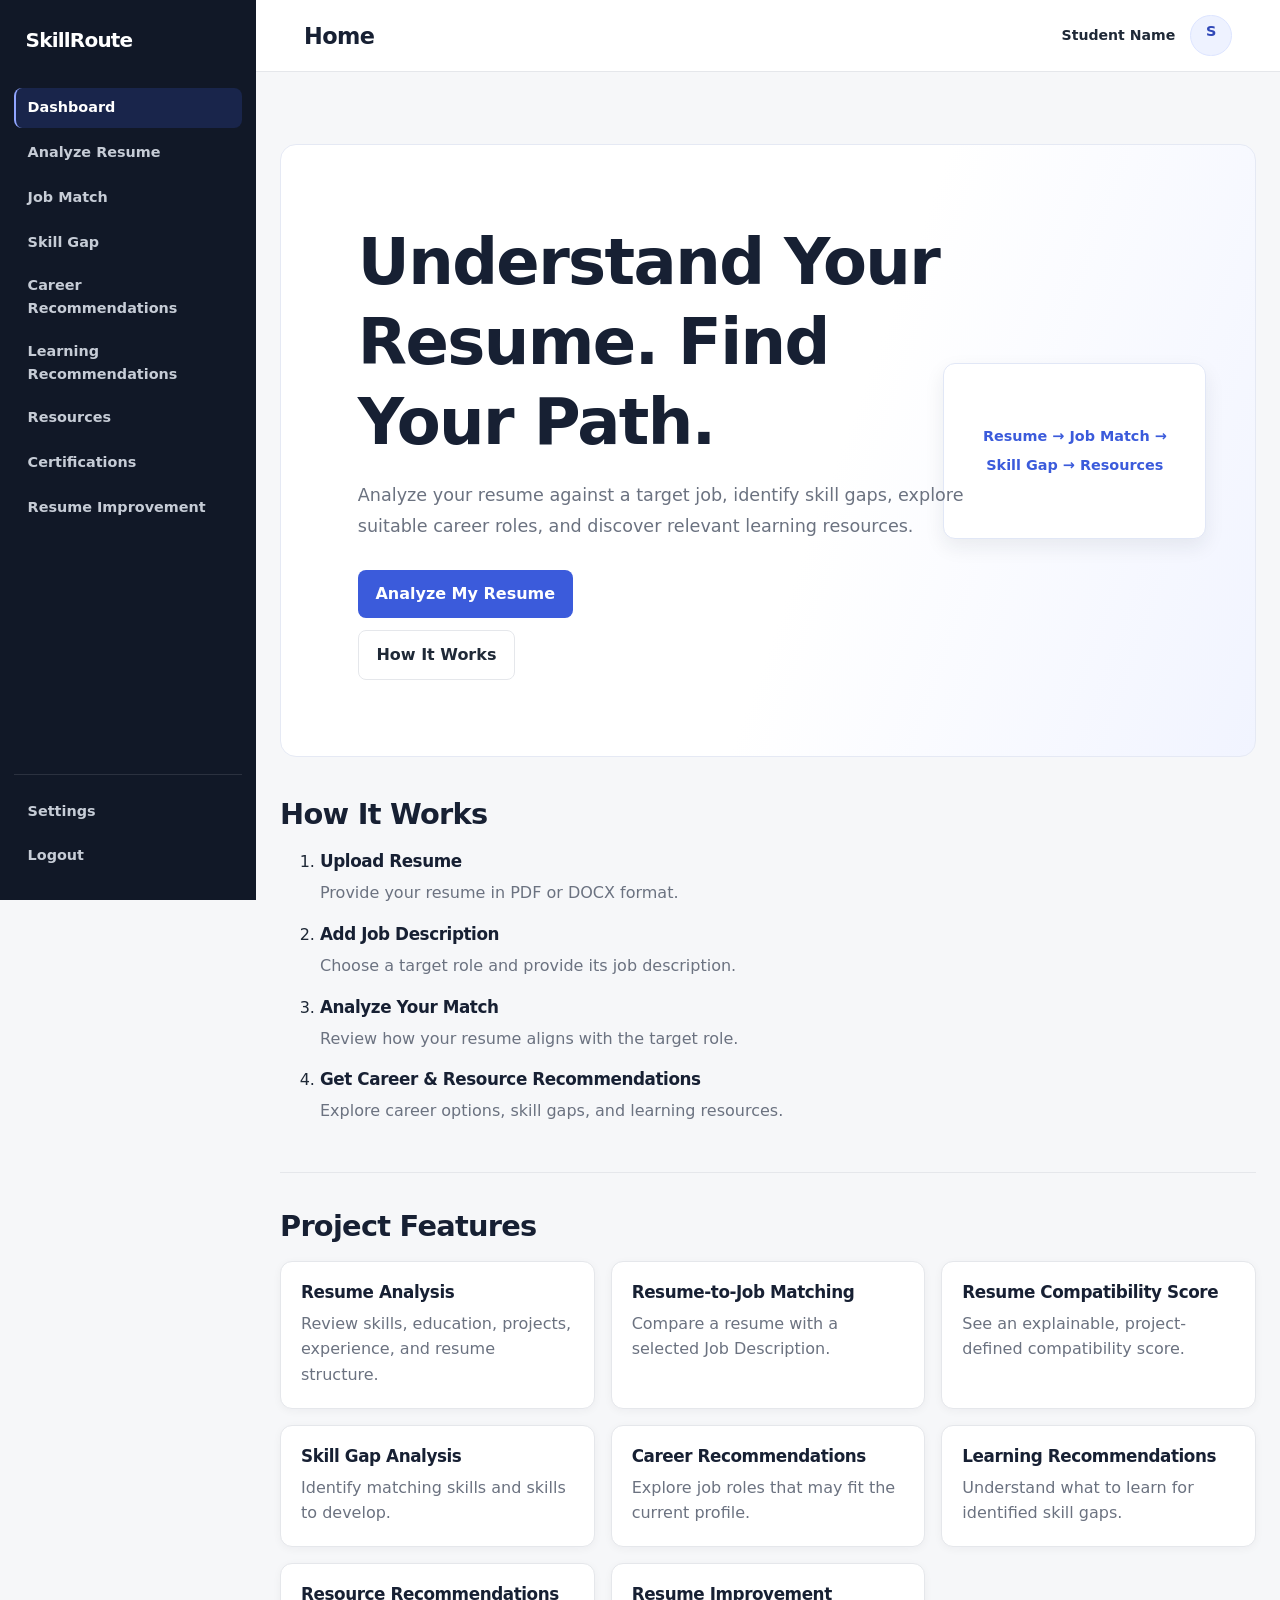
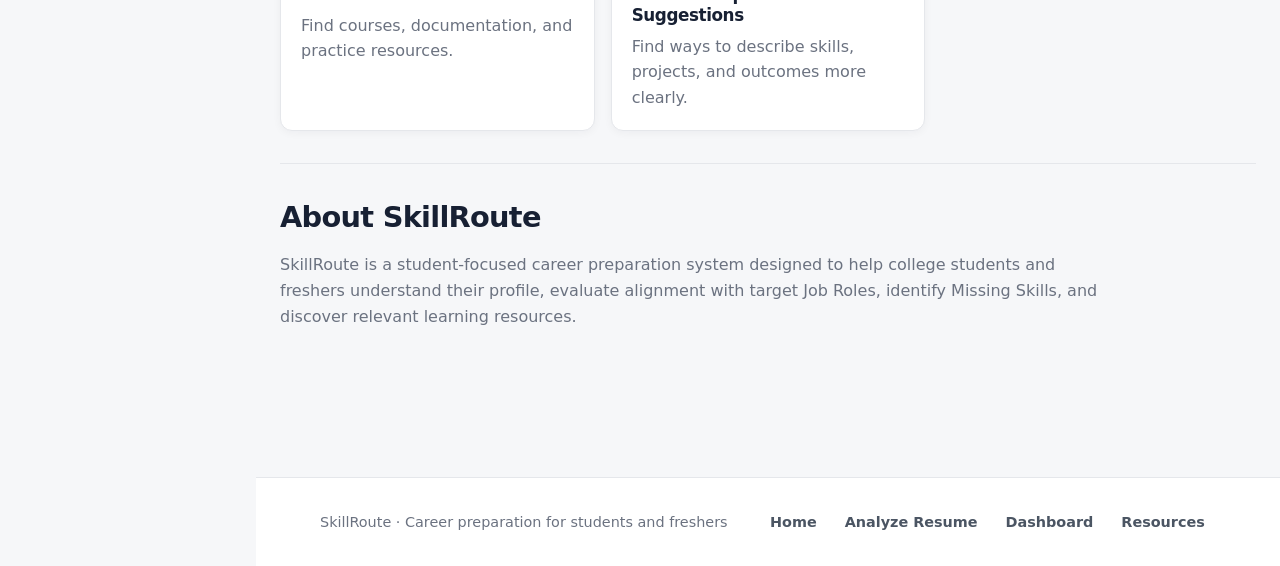
<file: index.html>
<!DOCTYPE html>
<html lang="en">
<head>
  <meta charset="UTF-8">
  <meta name="viewport" content="width=device-width, initial-scale=1.0">
  <title>SkillRoute | Career Readiness</title>
  <link rel="stylesheet" href="style.css">
</head>
<body>
  <div class="dashboard-layout">
    <aside class="sidebar">
      <a class="brand" href="index.html">SkillRoute</a>
      <nav aria-label="Main navigation">
        <ul>
          <li><a class="sidebar-link active" href="dashboard.html" aria-current="page">Dashboard</a></li>
          <li><a class="sidebar-link" href="analyze.html">Analyze Resume</a></li>
          <li><a class="sidebar-link" href="dashboard.html#job-match">Job Match</a></li>
          <li><a class="sidebar-link" href="dashboard.html#skill-gap">Skill Gap</a></li>
          <li><a class="sidebar-link" href="dashboard.html#career-recommendations">Career Recommendations</a></li>
          <li><a class="sidebar-link" href="dashboard.html#learning-recommendations">Learning Recommendations</a></li>
          <li><a class="sidebar-link" href="resources.html">Resources</a></li>
          <li><a class="sidebar-link" href="dashboard.html#certifications">Certifications</a></li>
          <li><a class="sidebar-link" href="dashboard.html#resume-improvement">Resume Improvement</a></li>
        </ul>
      </nav>
      <nav class="sidebar-footer" aria-label="Account navigation">
        <ul>
          <li><a class="sidebar-link" href="#settings">Settings</a></li>
          <li><a class="sidebar-link" href="index.html">Logout</a></li>
        </ul>
      </nav>
    </aside>
    <div class="dashboard-content">
      <header class="header">
        <h1>Home</h1>
        <div class="profile"><span>Student Name</span><button type="button" aria-label="Open profile menu">Profile</button></div>
      </header>
      <main>
        <section class="hero">
          <h1>Understand Your Resume. Find Your Path.</h1>
          <p>Analyze your resume against a target job, identify skill gaps, explore suitable career roles, and discover relevant learning resources.</p>
          <a href="analyze.html">Analyze My Resume</a>
          <a href="#how-it-works">How It Works</a>
        </section>
        <section id="how-it-works" class="section">
          <h2>How It Works</h2>
          <ol>
            <li><h3>Upload Resume</h3><p>Provide your resume in PDF or DOCX format.</p></li>
            <li><h3>Add Job Description</h3><p>Choose a target role and provide its job description.</p></li>
            <li><h3>Analyze Your Match</h3><p>Review how your resume aligns with the target role.</p></li>
            <li><h3>Get Career &amp; Resource Recommendations</h3><p>Explore career options, skill gaps, and learning resources.</p></li>
          </ol>
        </section>
        <section class="section" aria-labelledby="features-heading">
          <h2 id="features-heading">Project Features</h2>
          <div class="card-list">
            <article class="card"><h3>Resume Analysis</h3><p>Review skills, education, projects, experience, and resume structure.</p></article>
            <article class="card"><h3>Resume-to-Job Matching</h3><p>Compare a resume with a selected Job Description.</p></article>
            <article class="card"><h3>Resume Compatibility Score</h3><p>See an explainable, project-defined compatibility score.</p></article>
            <article class="card"><h3>Skill Gap Analysis</h3><p>Identify matching skills and skills to develop.</p></article>
            <article class="card"><h3>Career Recommendations</h3><p>Explore job roles that may fit the current profile.</p></article>
            <article class="card"><h3>Learning Recommendations</h3><p>Understand what to learn for identified skill gaps.</p></article>
            <article class="card"><h3>Resource Recommendations</h3><p>Find courses, documentation, and practice resources.</p></article>
            <article class="card"><h3>Resume Improvement Suggestions</h3><p>Find ways to describe skills, projects, and outcomes more clearly.</p></article>
          </div>
        </section>
        <section id="about" class="section">
          <h2>About SkillRoute</h2>
          <p>SkillRoute is a student-focused career preparation system designed to help college students and freshers understand their profile, evaluate alignment with target Job Roles, identify Missing Skills, and discover relevant learning resources.</p>
        </section>
      </main>
      <footer class="footer">
        <p>SkillRoute · Career preparation for students and freshers</p>
        <nav aria-label="Footer navigation">
          <a href="index.html">Home</a>
          <a href="analyze.html">Analyze Resume</a>
          <a href="dashboard.html">Dashboard</a>
          <a href="resources.html">Resources</a>
        </nav>
      </footer>
    </div>
  </div>
</body>
</html>
</file>
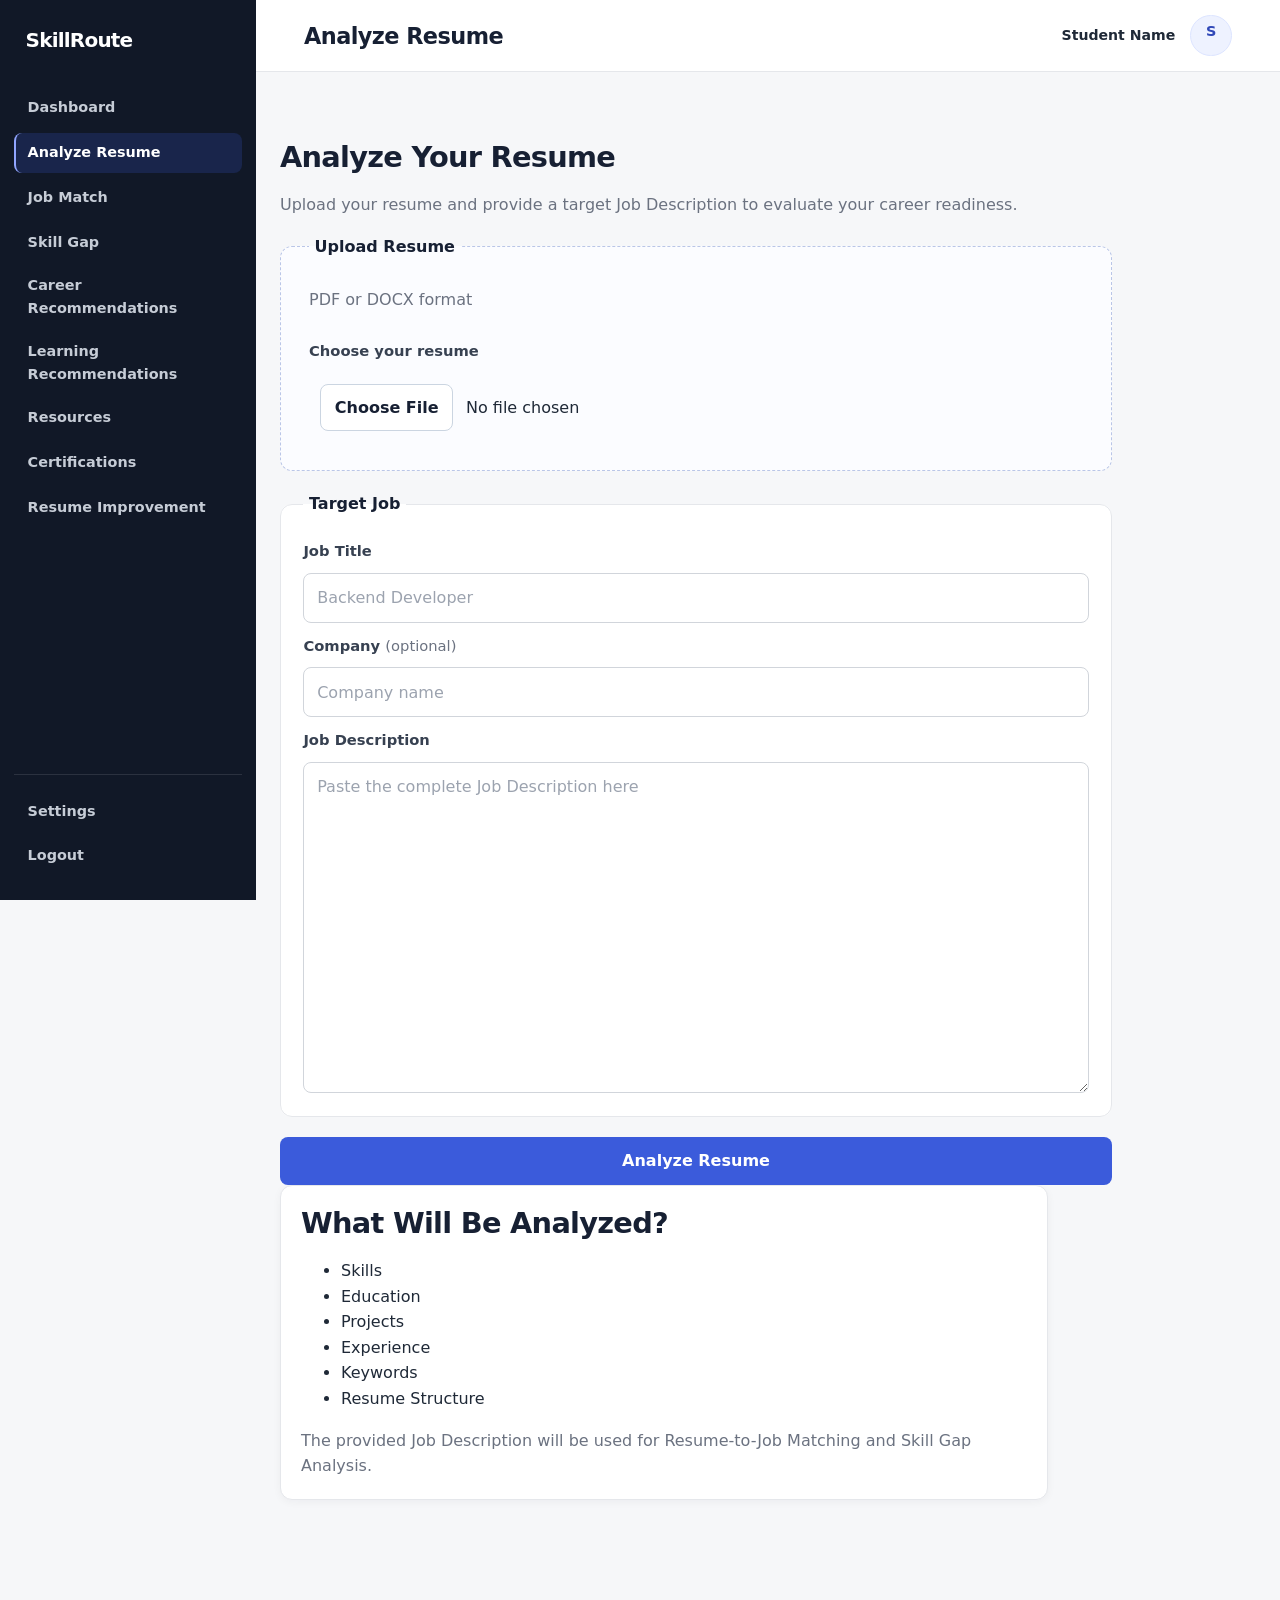
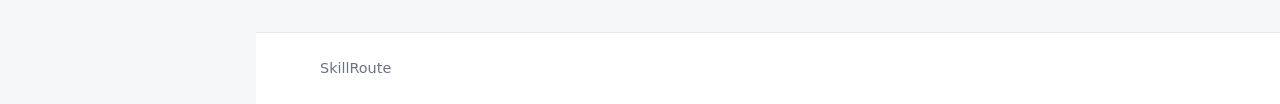
<file: analyze.html>
<!DOCTYPE html>
<html lang="en">
<head>
  <meta charset="UTF-8">
  <meta name="viewport" content="width=device-width, initial-scale=1.0">
  <title>Analyze Your Resume | SkillRoute</title>
  <link rel="stylesheet" href="style.css">
</head>
<body>
  <div class="dashboard-layout">
    <aside class="sidebar">
      <a class="brand" href="index.html">SkillRoute</a>
      <nav aria-label="Main navigation">
        <ul>
          <li><a class="sidebar-link" href="dashboard.html">Dashboard</a></li>
          <li><a class="sidebar-link active" href="analyze.html" aria-current="page">Analyze Resume</a></li>
          <li><a class="sidebar-link" href="dashboard.html#job-match">Job Match</a></li>
          <li><a class="sidebar-link" href="dashboard.html#skill-gap">Skill Gap</a></li>
          <li><a class="sidebar-link" href="dashboard.html#career-recommendations">Career Recommendations</a></li>
          <li><a class="sidebar-link" href="dashboard.html#learning-recommendations">Learning Recommendations</a></li>
          <li><a class="sidebar-link" href="resources.html">Resources</a></li>
          <li><a class="sidebar-link" href="dashboard.html#certifications">Certifications</a></li>
          <li><a class="sidebar-link" href="dashboard.html#resume-improvement">Resume Improvement</a></li>
        </ul>
      </nav>
      <nav class="sidebar-footer" aria-label="Account navigation">
        <ul>
          <li><a class="sidebar-link" href="#settings">Settings</a></li>
          <li><a class="sidebar-link" href="index.html">Logout</a></li>
        </ul>
      </nav>
    </aside>
    <div class="dashboard-content">
      <header class="header">
        <h1>Analyze Resume</h1>
        <div class="profile"><span>Student Name</span><button type="button" aria-label="Open profile menu">Profile</button></div>
      </header>
      <main class="container">
        <section class="section">
          <h2>Analyze Your Resume</h2>
          <p>Upload your resume and provide a target Job Description to evaluate your career readiness.</p>
          <form class="job-form" action="#" method="post" enctype="multipart/form-data">
            <fieldset class="upload-box">
              <legend>Upload Resume</legend>
              <p>PDF or DOCX format</p>
              <label for="resume">Choose your resume</label>
              <input type="file" id="resume" name="resume" accept=".pdf,.doc,.docx">
            </fieldset>
            <fieldset>
              <legend>Target Job</legend>
              <label for="job-title">Job Title</label>
              <input type="text" id="job-title" name="job-title" placeholder="Backend Developer">
              <label for="company">Company <span>(optional)</span></label>
              <input type="text" id="company" name="company" placeholder="Company name">
              <label for="job-description">Job Description</label>
              <textarea id="job-description" name="job-description" rows="12" placeholder="Paste the complete Job Description here"></textarea>
            </fieldset>
            <button type="submit">Analyze Resume</button>
          </form>
          <aside class="card">
            <h2>What Will Be Analyzed?</h2>
            <ul>
              <li>Skills</li><li>Education</li><li>Projects</li><li>Experience</li><li>Keywords</li><li>Resume Structure</li>
            </ul>
            <p>The provided Job Description will be used for Resume-to-Job Matching and Skill Gap Analysis.</p>
          </aside>
        </section>
      </main>
      <footer class="footer"><p>SkillRoute</p></footer>
    </div>
  </div>
</body>
</html>
</file>
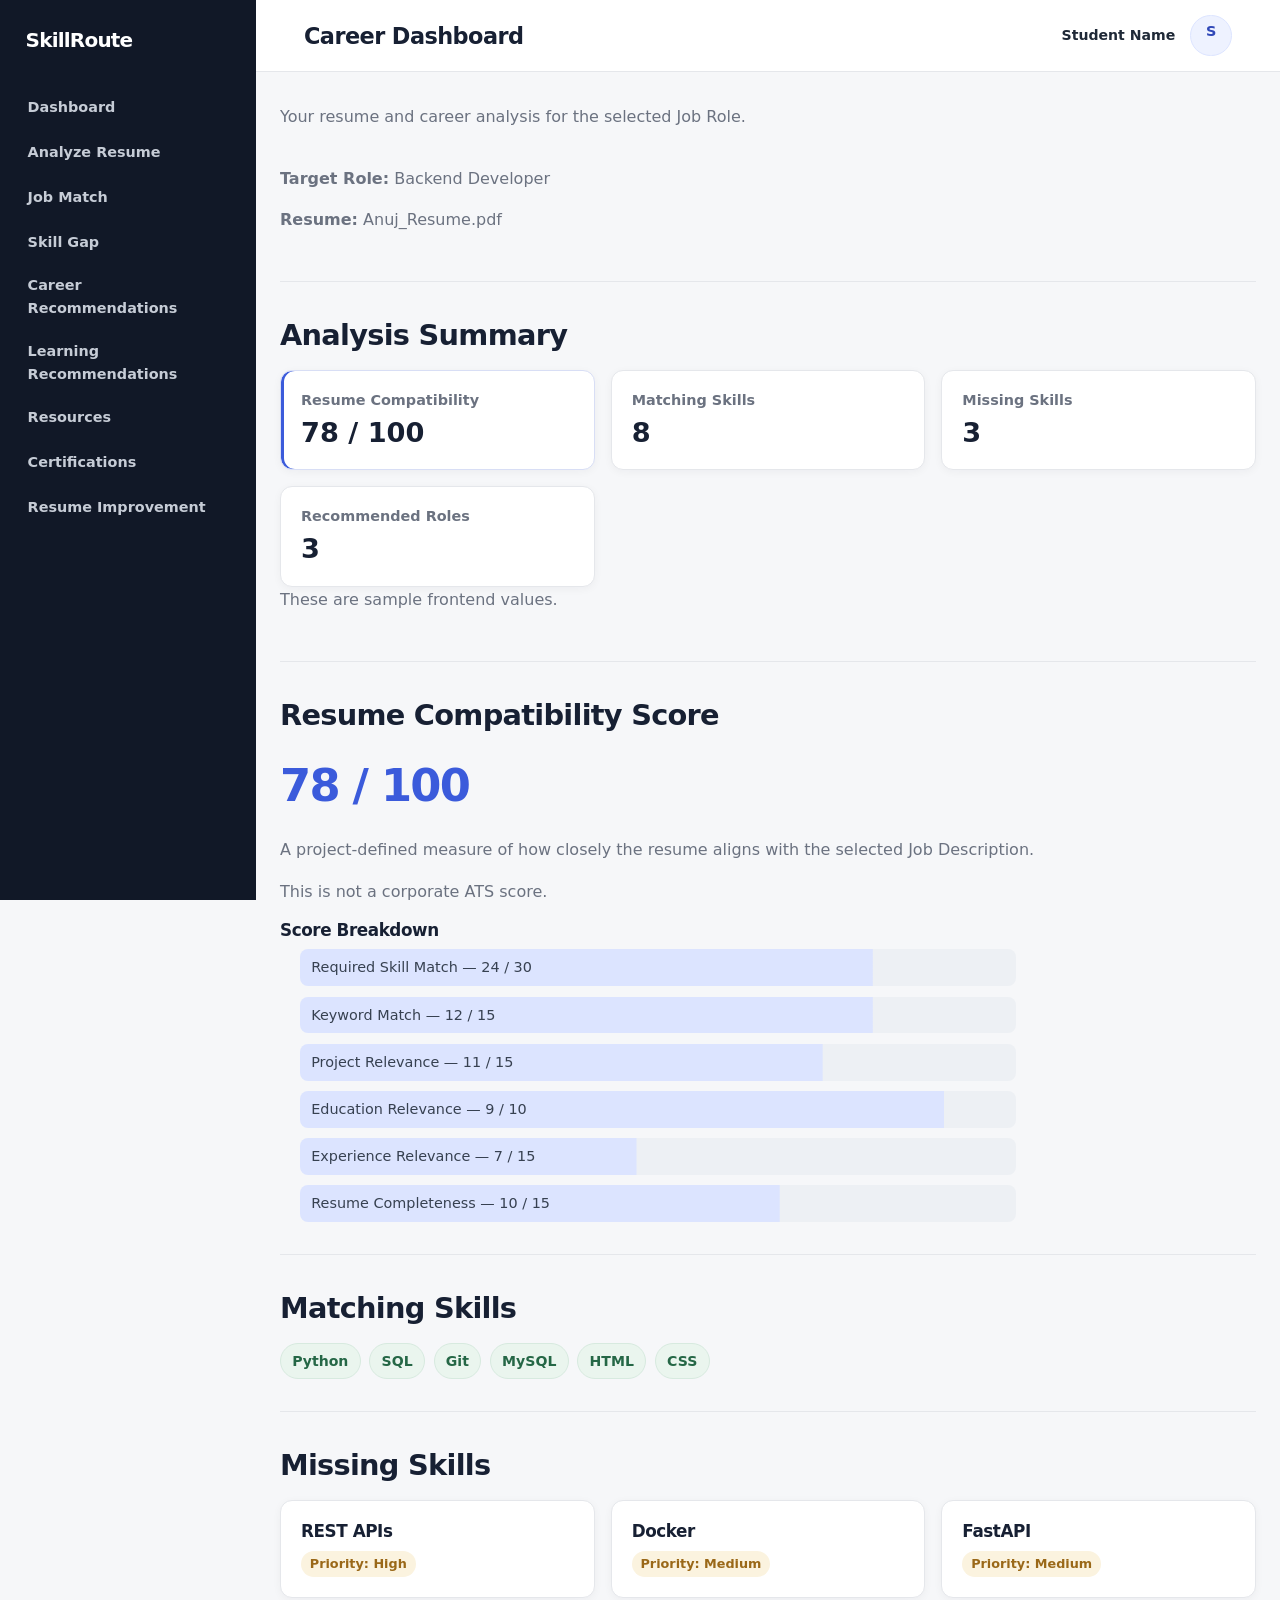
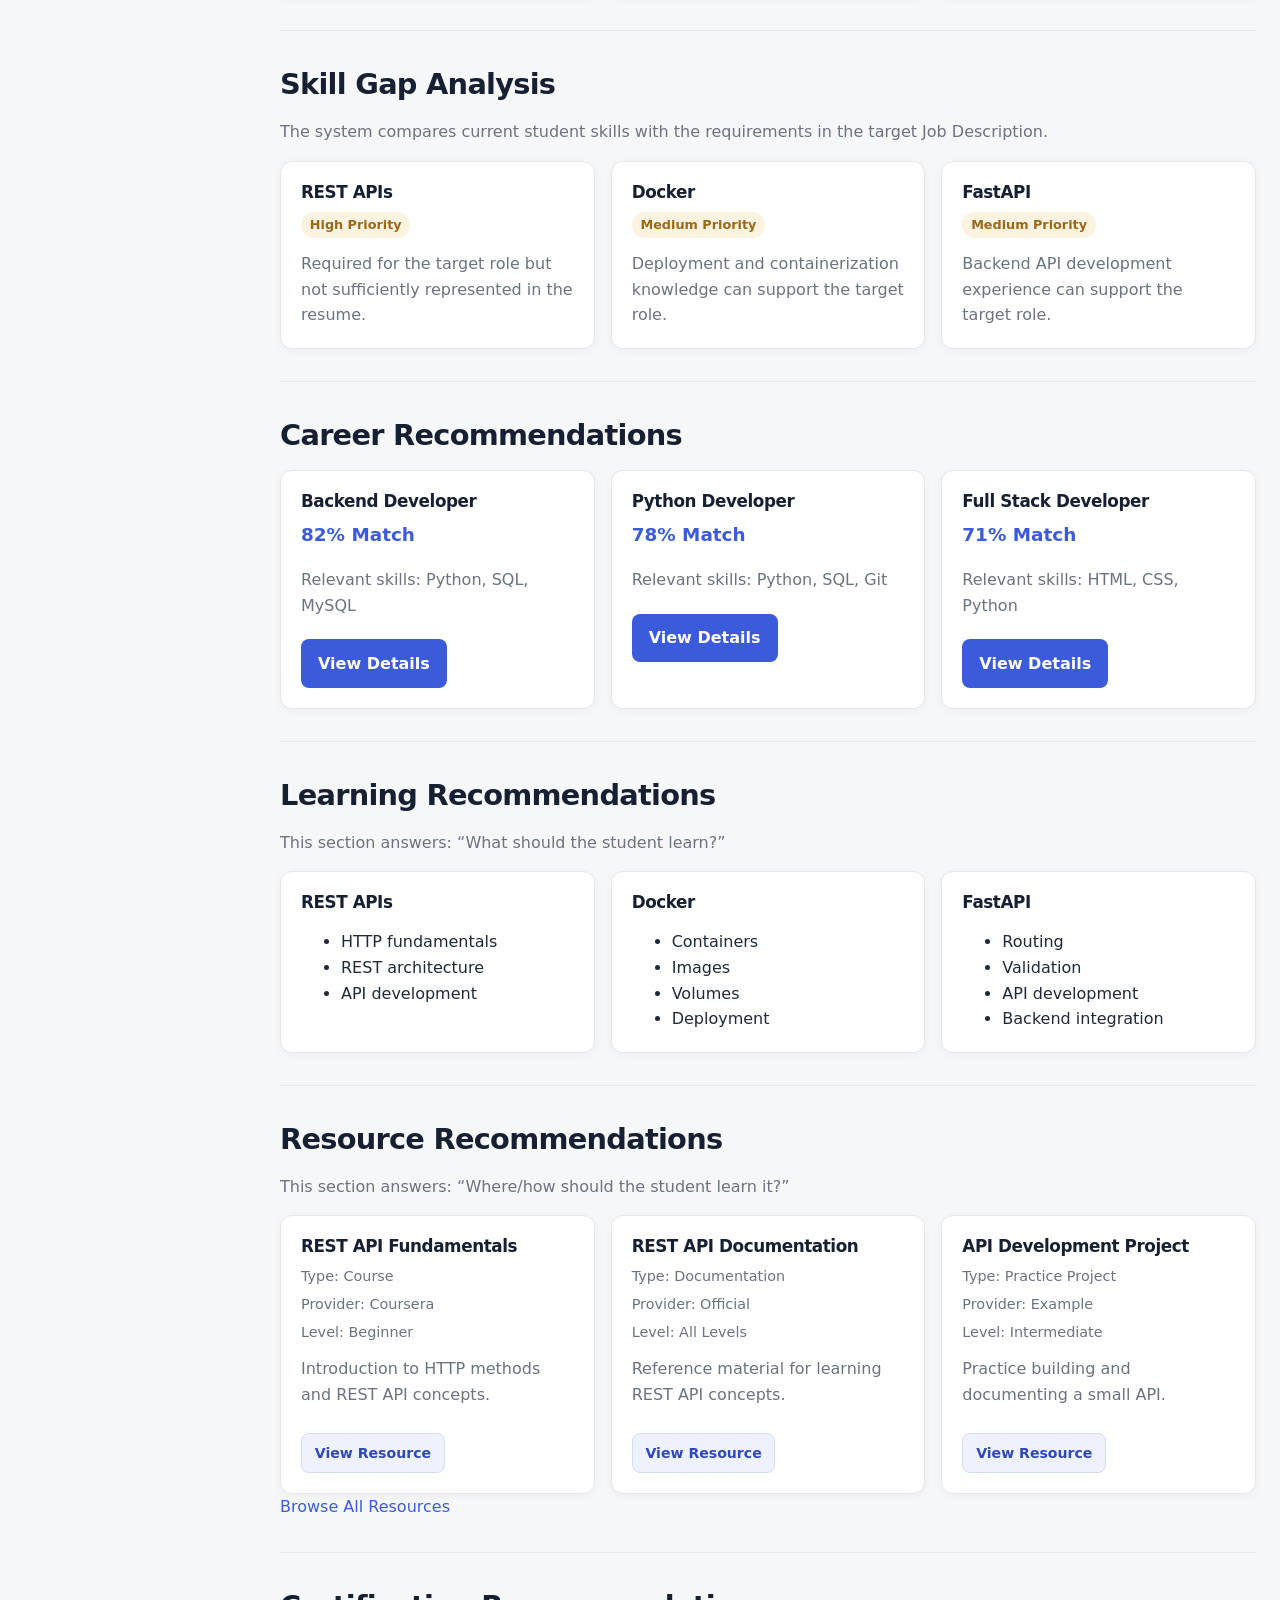
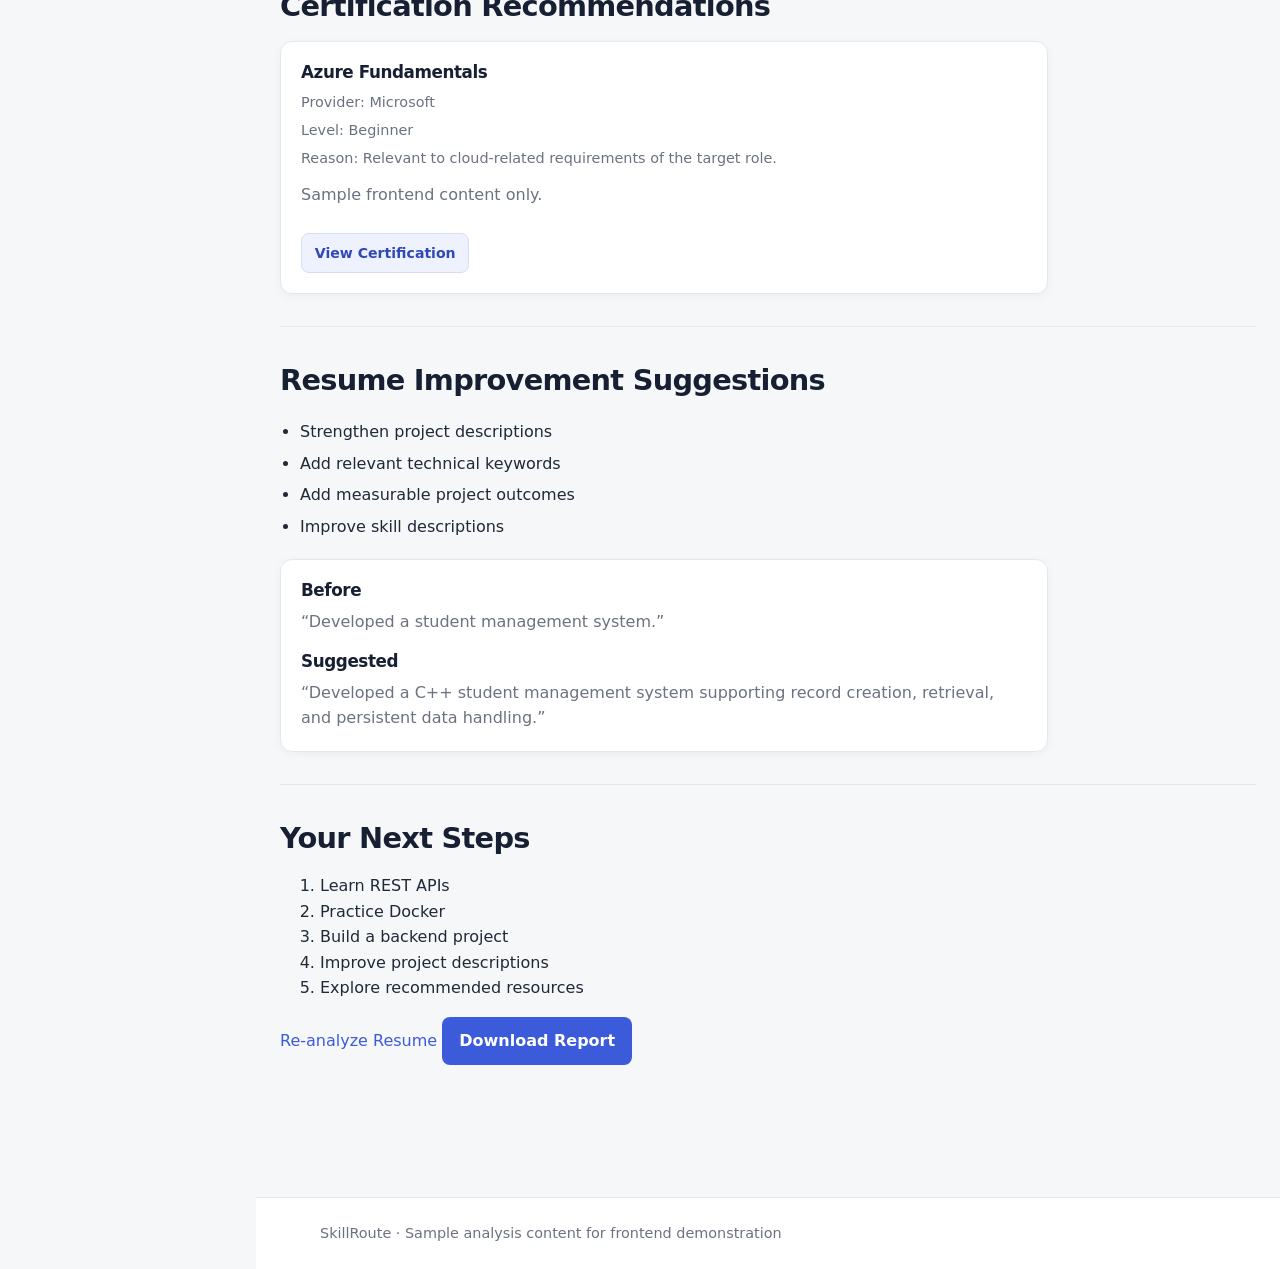
<file: dashboard.html>
<!DOCTYPE html>
<html lang="en">
<head>
  <meta charset="UTF-8">
  <meta name="viewport" content="width=device-width, initial-scale=1.0">
  <title>Career Dashboard | SkillRoute</title>
  <link rel="stylesheet" href="style.css">
</head>
<body>
  <div class="dashboard-layout">
    <aside class="sidebar">
      <a class="brand" href="index.html">SkillRoute</a>
      <nav aria-label="Dashboard navigation">
        <ul>
          <li><a href="#dashboard">Dashboard</a></li>
          <li><a href="analyze.html">Analyze Resume</a></li>
          <li><a href="#job-match">Job Match</a></li>
          <li><a href="#skill-gap">Skill Gap</a></li>
          <li><a href="#career-recommendations">Career Recommendations</a></li>
          <li><a href="#learning-recommendations">Learning Recommendations</a></li>
          <li><a href="#resource-recommendations">Resources</a></li>
          <li><a href="#certifications">Certifications</a></li>
          <li><a href="#resume-improvement">Resume Improvement</a></li>
        </ul>
      </nav>
    </aside>
    <div class="dashboard-content">
      <header class="header">
        <h1>Career Dashboard</h1>
        <div class="profile"><span>Student Name</span><button type="button" aria-label="Open profile menu">Profile</button></div>
      </header>
      <main id="dashboard" class="container">
        <p>Your resume and career analysis for the selected Job Role.</p>
        <section class="section" aria-label="Selected job and resume">
          <p><strong>Target Role:</strong> Backend Developer</p>
          <p><strong>Resume:</strong> Anuj_Resume.pdf</p>
        </section>

        <section id="job-match" class="section">
          <h2>Analysis Summary</h2>
          <div class="card-list">
            <article class="score-card"><h3>Resume Compatibility</h3><p>78 / 100</p></article>
            <article class="score-card"><h3>Matching Skills</h3><p>8</p></article>
            <article class="score-card"><h3>Missing Skills</h3><p>3</p></article>
            <article class="score-card"><h3>Recommended Roles</h3><p>3</p></article>
          </div>
          <p>These are sample frontend values.</p>
        </section>

        <section class="section" aria-labelledby="score-heading">
          <h2 id="score-heading">Resume Compatibility Score</h2>
          <p><strong>78 / 100</strong></p>
          <p>A project-defined measure of how closely the resume aligns with the selected Job Description.</p>
          <p>This is not a corporate ATS score.</p>
          <h3>Score Breakdown</h3>
          <ul>
            <li>Required Skill Match — 24 / 30</li>
            <li>Keyword Match — 12 / 15</li>
            <li>Project Relevance — 11 / 15</li>
            <li>Education Relevance — 9 / 10</li>
            <li>Experience Relevance — 7 / 15</li>
            <li>Resume Completeness — 10 / 15</li>
          </ul>
        </section>

        <section class="section" aria-labelledby="matching-heading">
          <h2 id="matching-heading">Matching Skills</h2>
          <ul class="skill-list"><li>Python</li><li>SQL</li><li>Git</li><li>MySQL</li><li>HTML</li><li>CSS</li></ul>
        </section>

        <section class="section" aria-labelledby="missing-heading">
          <h2 id="missing-heading">Missing Skills</h2>
          <div class="card-list">
            <article class="skill-card"><h3>REST APIs</h3><p>Priority: High</p></article>
            <article class="skill-card"><h3>Docker</h3><p>Priority: Medium</p></article>
            <article class="skill-card"><h3>FastAPI</h3><p>Priority: Medium</p></article>
          </div>
        </section>

        <section id="skill-gap" class="section">
          <h2>Skill Gap Analysis</h2>
          <p>The system compares current student skills with the requirements in the target Job Description.</p>
          <div class="card-list">
            <article class="skill-card"><h3>REST APIs</h3><p>High Priority</p><p>Required for the target role but not sufficiently represented in the resume.</p></article>
            <article class="skill-card"><h3>Docker</h3><p>Medium Priority</p><p>Deployment and containerization knowledge can support the target role.</p></article>
            <article class="skill-card"><h3>FastAPI</h3><p>Medium Priority</p><p>Backend API development experience can support the target role.</p></article>
          </div>
        </section>

        <section id="career-recommendations" class="section">
          <h2>Career Recommendations</h2>
          <div class="card-list">
            <article class="job-card"><h3>Backend Developer</h3><p>82% Match</p><p>Relevant skills: Python, SQL, MySQL</p><button type="button">View Details</button></article>
            <article class="job-card"><h3>Python Developer</h3><p>78% Match</p><p>Relevant skills: Python, SQL, Git</p><button type="button">View Details</button></article>
            <article class="job-card"><h3>Full Stack Developer</h3><p>71% Match</p><p>Relevant skills: HTML, CSS, Python</p><button type="button">View Details</button></article>
          </div>
        </section>

        <section id="learning-recommendations" class="section">
          <h2>Learning Recommendations</h2>
          <p>This section answers: “What should the student learn?”</p>
          <div class="card-list">
            <article class="card"><h3>REST APIs</h3><ul><li>HTTP fundamentals</li><li>REST architecture</li><li>API development</li></ul></article>
            <article class="card"><h3>Docker</h3><ul><li>Containers</li><li>Images</li><li>Volumes</li><li>Deployment</li></ul></article>
            <article class="card"><h3>FastAPI</h3><ul><li>Routing</li><li>Validation</li><li>API development</li><li>Backend integration</li></ul></article>
          </div>
        </section>

        <section id="resource-recommendations" class="section">
          <h2>Resource Recommendations</h2>
          <p>This section answers: “Where/how should the student learn it?”</p>
          <div class="card-list">
            <article class="resource-card"><h3>REST API Fundamentals</h3><p>Type: Course</p><p>Provider: Coursera</p><p>Level: Beginner</p><p>Introduction to HTTP methods and REST API concepts.</p><a href="#">View Resource</a></article>
            <article class="resource-card"><h3>REST API Documentation</h3><p>Type: Documentation</p><p>Provider: Official</p><p>Level: All Levels</p><p>Reference material for learning REST API concepts.</p><a href="#">View Resource</a></article>
            <article class="resource-card"><h3>API Development Project</h3><p>Type: Practice Project</p><p>Provider: Example</p><p>Level: Intermediate</p><p>Practice building and documenting a small API.</p><a href="#">View Resource</a></article>
          </div>
          <a href="resources.html">Browse All Resources</a>
        </section>

        <section id="certifications" class="section">
          <h2>Certification Recommendations</h2>
          <article class="resource-card">
            <h3>Azure Fundamentals</h3>
            <p>Provider: Microsoft</p>
            <p>Level: Beginner</p>
            <p>Reason: Relevant to cloud-related requirements of the target role.</p>
            <p>Sample frontend content only.</p>
            <a href="#">View Certification</a>
          </article>
        </section>

        <section id="resume-improvement" class="section">
          <h2>Resume Improvement Suggestions</h2>
          <ul>
            <li>Strengthen project descriptions</li>
            <li>Add relevant technical keywords</li>
            <li>Add measurable project outcomes</li>
            <li>Improve skill descriptions</li>
          </ul>
          <div class="card">
            <h3>Before</h3>
            <p>“Developed a student management system.”</p>
            <h3>Suggested</h3>
            <p>“Developed a C++ student management system supporting record creation, retrieval, and persistent data handling.”</p>
          </div>
        </section>

        <section class="section">
          <h2>Your Next Steps</h2>
          <ol>
            <li>Learn REST APIs</li>
            <li>Practice Docker</li>
            <li>Build a backend project</li>
            <li>Improve project descriptions</li>
            <li>Explore recommended resources</li>
          </ol>
          <a href="analyze.html">Re-analyze Resume</a>
          <button type="button">Download Report</button>
        </section>
      </main>
      <footer class="footer"><p>SkillRoute · Sample analysis content for frontend demonstration</p></footer>
    </div>
  </div>
</body>
</html>
</file>
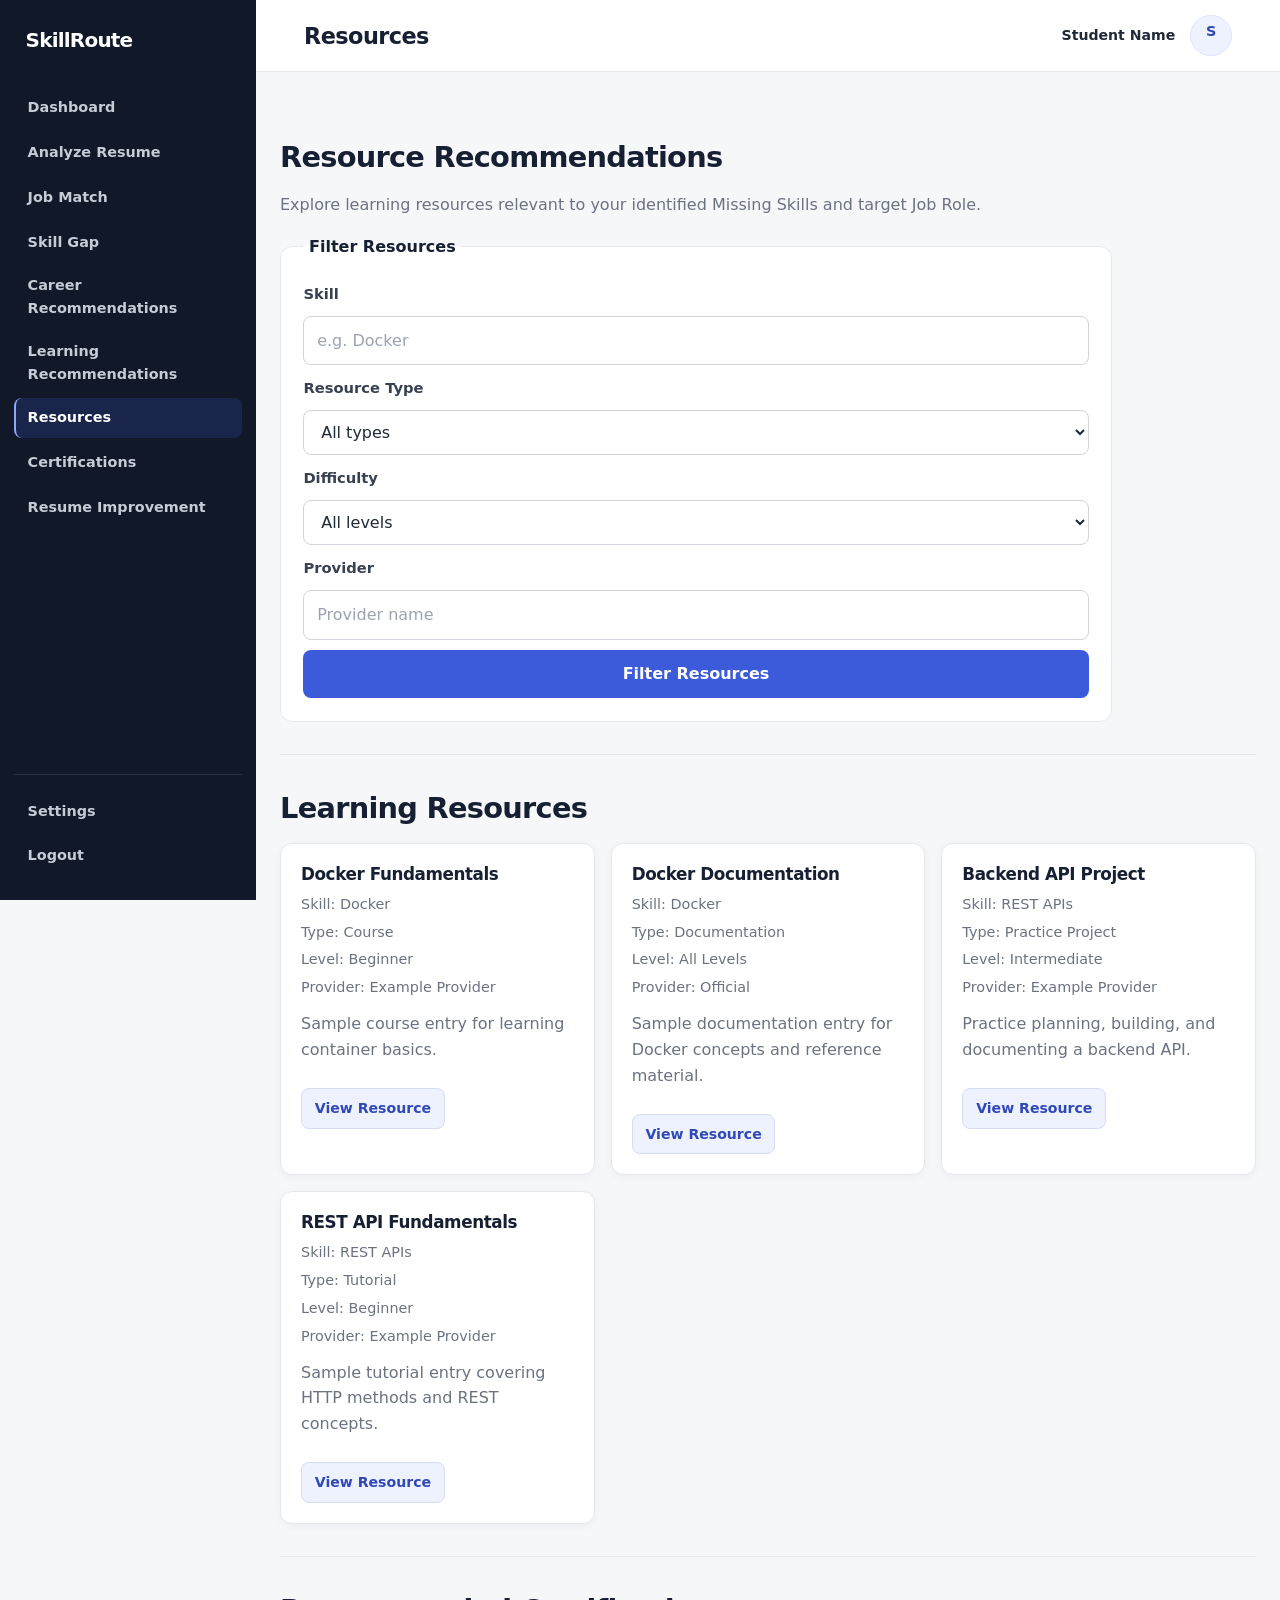
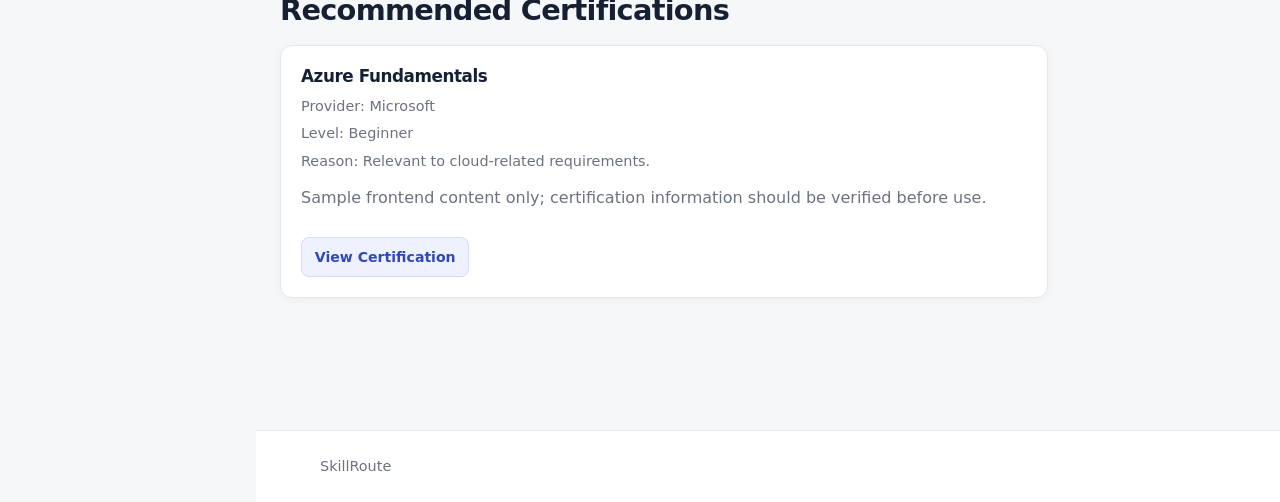
<file: resources.html>
<!DOCTYPE html>
<html lang="en">
<head>
  <meta charset="UTF-8">
  <meta name="viewport" content="width=device-width, initial-scale=1.0">
  <title>Resource Recommendations | SkillRoute</title>
  <link rel="stylesheet" href="style.css">
</head>
<body>
  <div class="dashboard-layout">
    <aside class="sidebar">
      <a class="brand" href="index.html">SkillRoute</a>
      <nav aria-label="Main navigation">
        <ul>
          <li><a class="sidebar-link" href="dashboard.html">Dashboard</a></li>
          <li><a class="sidebar-link" href="analyze.html">Analyze Resume</a></li>
          <li><a class="sidebar-link" href="dashboard.html#job-match">Job Match</a></li>
          <li><a class="sidebar-link" href="dashboard.html#skill-gap">Skill Gap</a></li>
          <li><a class="sidebar-link" href="dashboard.html#career-recommendations">Career Recommendations</a></li>
          <li><a class="sidebar-link" href="dashboard.html#learning-recommendations">Learning Recommendations</a></li>
          <li><a class="sidebar-link active" href="resources.html" aria-current="page">Resources</a></li>
          <li><a class="sidebar-link" href="dashboard.html#certifications">Certifications</a></li>
          <li><a class="sidebar-link" href="dashboard.html#resume-improvement">Resume Improvement</a></li>
        </ul>
      </nav>
      <nav class="sidebar-footer" aria-label="Account navigation">
        <ul>
          <li><a class="sidebar-link" href="#settings">Settings</a></li>
          <li><a class="sidebar-link" href="index.html">Logout</a></li>
        </ul>
      </nav>
    </aside>
    <div class="dashboard-content">
      <header class="header">
        <h1>Resources</h1>
        <div class="profile"><span>Student Name</span><button type="button" aria-label="Open profile menu">Profile</button></div>
      </header>
      <main class="container">
        <section class="section">
          <h2>Resource Recommendations</h2>
          <p>Explore learning resources relevant to your identified Missing Skills and target Job Role.</p>
          <form class="job-form" action="resources.html" method="get">
            <fieldset>
              <legend>Filter Resources</legend>
              <label for="skill">Skill</label>
              <input type="search" id="skill" name="skill" placeholder="e.g. Docker">
              <label for="resource-type">Resource Type</label>
              <select id="resource-type" name="resource-type">
                <option value="">All types</option>
                <option value="course">Course</option>
                <option value="certification">Certification</option>
                <option value="documentation">Documentation</option>
                <option value="learning-path">Learning Path</option>
                <option value="tutorial">Tutorial</option>
                <option value="practice-project">Practice Project</option>
              </select>
              <label for="difficulty">Difficulty</label>
              <select id="difficulty" name="difficulty">
                <option value="">All levels</option>
                <option value="beginner">Beginner</option>
                <option value="intermediate">Intermediate</option>
                <option value="advanced">Advanced</option>
              </select>
              <label for="provider">Provider</label>
              <input type="search" id="provider" name="provider" placeholder="Provider name">
              <button type="submit">Filter Resources</button>
            </fieldset>
          </form>
        </section>

        <section class="section" aria-labelledby="resource-list-heading">
          <h2 id="resource-list-heading">Learning Resources</h2>
          <div class="card-list">
            <article class="resource-card">
              <h3>Docker Fundamentals</h3>
              <p>Skill: Docker</p><p>Type: Course</p><p>Level: Beginner</p><p>Provider: Example Provider</p>
              <p>Sample course entry for learning container basics.</p>
              <a href="#">View Resource</a>
            </article>
            <article class="resource-card">
              <h3>Docker Documentation</h3>
              <p>Skill: Docker</p><p>Type: Documentation</p><p>Level: All Levels</p><p>Provider: Official</p>
              <p>Sample documentation entry for Docker concepts and reference material.</p>
              <a href="#">View Resource</a>
            </article>
            <article class="resource-card">
              <h3>Backend API Project</h3>
              <p>Skill: REST APIs</p><p>Type: Practice Project</p><p>Level: Intermediate</p><p>Provider: Example Provider</p>
              <p>Practice planning, building, and documenting a backend API.</p>
              <a href="#">View Resource</a>
            </article>
            <article class="resource-card">
              <h3>REST API Fundamentals</h3>
              <p>Skill: REST APIs</p><p>Type: Tutorial</p><p>Level: Beginner</p><p>Provider: Example Provider</p>
              <p>Sample tutorial entry covering HTTP methods and REST concepts.</p>
              <a href="#">View Resource</a>
            </article>
          </div>
        </section>

        <section class="section" aria-labelledby="certifications-heading">
          <h2 id="certifications-heading">Recommended Certifications</h2>
          <article class="resource-card">
            <h3>Azure Fundamentals</h3>
            <p>Provider: Microsoft</p>
            <p>Level: Beginner</p>
            <p>Reason: Relevant to cloud-related requirements.</p>
            <p>Sample frontend content only; certification information should be verified before use.</p>
            <a href="#">View Certification</a>
          </article>
        </section>
      </main>
      <footer class="footer"><p>SkillRoute</p></footer>
    </div>
  </div>
</body>
</html>
</file>
<file: style.css>
/* 1. Reset and Base */
*,
*::before,
*::after {
  box-sizing: border-box;
}

html {
  scroll-behavior: smooth;
  scroll-padding-top: 6rem;
}

body {
  margin: 0;
  background: #f6f7f9;
  color: #1f2937;
  font-family: Inter, system-ui, -apple-system, BlinkMacSystemFont, "Segoe UI", sans-serif;
  font-size: 1rem;
  line-height: 1.6;
  -webkit-font-smoothing: antialiased;
}

img,
svg {
  max-width: 100%;
}

button,
input,
select,
textarea {
  font: inherit;
}

button,
a {
  -webkit-tap-highlight-color: transparent;
}

a {
  color: #3b5bdb;
  text-decoration: none;
}

a:hover {
  color: #3048b8;
}

button {
  color: inherit;
}

::selection {
  background: #dbe4ff;
  color: #172033;
}

/* 2. Variables */
:root {
  --primary: #3b5bdb;
  --primary-hover: #3048b8;
  --primary-soft: #eef2ff;
  --dark: #172033;
  --sidebar: #111827;
  --background: #f6f7f9;
  --surface: #ffffff;
  --text: #1f2937;
  --muted: #6b7280;
  --border: #e5e7eb;
  --success: #2f855a;
  --success-soft: #eaf5ee;
  --warning: #9a6818;
  --warning-soft: #fbf3df;
  --danger: #a64b4b;
  --danger-soft: #faeded;
  --radius-small: 0.5rem;
  --radius: 0.75rem;
  --radius-large: 1rem;
  --shadow: 0 2px 8px rgba(23, 32, 51, 0.045);
  --shadow-hover: 0 8px 20px rgba(23, 32, 51, 0.08);
  --content-width: 72rem;
}

/* 3. Typography */
h1,
h2,
h3,
p {
  margin-top: 0;
}

h1,
h2,
h3 {
  color: var(--dark);
  line-height: 1.25;
  letter-spacing: -0.025em;
}

h1 {
  margin-bottom: 1rem;
  font-size: clamp(2rem, 4vw, 3.25rem);
  font-weight: 700;
}

h2 {
  margin-bottom: 1rem;
  font-size: clamp(1.4rem, 2.5vw, 1.8rem);
  font-weight: 650;
}

h3 {
  margin-bottom: 0.5rem;
  font-size: 1.05rem;
  font-weight: 650;
}

p {
  color: var(--muted);
}

/* 4. Layout */
main {
  width: min(calc(100% - 3rem), var(--content-width));
  margin-inline: auto;
}

.container {
  width: min(calc(100% - 3rem), 64rem);
  margin-inline: auto;
}

.section {
  margin-block: 2.5rem;
}

.section > p {
  max-width: 52rem;
}

/* 5. Header */
.header {
  position: sticky;
  z-index: 10;
  top: 0;
  display: flex;
  min-height: 4.75rem;
  align-items: center;
  justify-content: space-between;
  gap: 1rem 2rem;
  padding: 0.9rem max(1.5rem, calc((100vw - var(--content-width)) / 2));
  border-bottom: 1px solid var(--border);
  background: rgba(255, 255, 255, 0.97);
}

.header > p {
  margin: 0 auto 0 0;
  font-size: 0.8rem;
}

.brand {
  flex: 0 0 auto;
  color: var(--dark);
  font-size: 1.25rem;
  font-weight: 750;
  letter-spacing: -0.04em;
}

.brand:hover {
  color: var(--primary);
}

.dashboard-content > .header {
  min-height: 4.5rem;
  gap: 1rem;
  padding-inline: clamp(1.5rem, 4vw, 3rem);
  background: rgba(255, 255, 255, 0.97);
}

.dashboard-content > .header h1 {
  margin: 0;
  color: var(--dark);
  font-family: inherit;
  font-size: 1.4rem;
  font-weight: 700;
  letter-spacing: -0.025em;
}

.profile {
  display: flex;
  align-items: center;
  gap: 0.7rem;
  color: var(--text);
  font-size: 0.88rem;
  font-weight: 600;
}

.profile span {
  padding-inline: 0.25rem;
}

.profile button {
  display: inline-grid;
  width: 2.6rem;
  min-width: 2.6rem;
  height: 2.6rem;
  min-height: 2.6rem;
  place-items: center;
  overflow: hidden;
  padding: 0;
  border: 1px solid #dce4ff;
  border-radius: 50%;
  background: var(--primary-soft);
  color: var(--primary-hover);
  font-size: 0;
  font-weight: 700;
  cursor: pointer;
}

.profile button::before {
  content: "S";
  font-size: 0.9rem;
}

.profile button:hover {
  border-color: #c5d0fa;
  background: #e3eaff;
  color: var(--primary-hover);
}

/* 6. Navigation */
.nav,
.header nav,
.footer nav {
  display: flex;
  flex-wrap: wrap;
  align-items: center;
  gap: 0.35rem;
}

.header nav a,
.footer nav a {
  display: inline-flex;
  min-height: 2.5rem;
  align-items: center;
  padding: 0.45rem 0.7rem;
  border-radius: var(--radius-small);
  color: #4b5563;
  font-size: 0.9rem;
  font-weight: 550;
  transition: background-color 0.18s ease, color 0.18s ease;
}

.header nav a:hover,
.footer nav a:hover {
  background: var(--primary-soft);
  color: var(--primary-hover);
}

.header nav a[href="analyze.html"]:last-child {
  margin-left: 0.3rem;
  padding-inline: 1rem;
  background: var(--primary);
  color: #fff;
}

.header nav a[href="analyze.html"]:last-child:hover {
  background: var(--primary-hover);
}

/* 7. Sidebar */
.dashboard-layout {
  display: grid;
  min-height: 100vh;
  grid-template-columns: 16rem minmax(0, 1fr);
  background: var(--background);
  color: var(--text);
  font-family: inherit;
}

.sidebar {
  position: sticky;
  top: 0;
  display: flex;
  height: 100vh;
  flex-direction: column;
  gap: 2rem;
  overflow-y: auto;
  padding: 1.5rem 0.9rem;
  background: var(--sidebar);
  color: #d1d5db;
}

.sidebar .brand {
  padding-inline: 0.7rem;
  color: #fff;
  font-size: 1.25rem;
  letter-spacing: -0.04em;
}

.sidebar nav ul {
  display: grid;
  gap: 0.3rem;
  margin: 0;
  padding: 0;
  list-style: none;
}

.sidebar-footer {
  margin-top: auto;
  padding-top: 1rem;
  border-top: 1px solid rgba(229, 231, 235, 0.12);
}

.sidebar nav a,
.sidebar-link {
  display: flex;
  min-height: 2.5rem;
  align-items: center;
  padding: 0.45rem 0.7rem;
  border-left: 2px solid transparent;
  border-radius: var(--radius-small);
  color: #c6ccd6;
  font-family: inherit;
  font-size: 0.9rem;
  font-weight: 550;
  transition: background-color 0.18s ease, color 0.18s ease, border-color 0.18s ease;
}

.sidebar nav a:hover,
.sidebar-link:hover {
  border-left-color: var(--primary);
  background: rgba(59, 91, 219, 0.12);
  color: #fff;
}

.sidebar nav a.active,
.sidebar-link.active {
  border-left-color: #91a5ff;
  background: rgba(59, 91, 219, 0.2);
  color: #fff;
  font-weight: 600;
}

/* 8. Hero */
.hero {
  position: relative;
  display: grid;
  min-height: 27rem;
  align-content: center;
  justify-items: start;
  gap: 0.75rem;
  overflow: hidden;
  margin-block: 2.5rem;
  padding: clamp(2rem, 6vw, 5rem);
  border: 1px solid #e5e9f4;
  border-radius: var(--radius-large);
  background: linear-gradient(110deg, #fff 0%, #fff 56%, #f1f4ff 100%);
}

.hero h1,
.hero p,
.hero > a {
  position: relative;
  z-index: 1;
  max-width: 42rem;
}

.hero h1 {
  max-width: 37rem;
  margin-bottom: 0.4rem;
  font-size: clamp(2.35rem, 5vw, 4rem);
}

.hero p {
  max-width: 39rem;
  margin-bottom: 1rem;
  font-size: 1.1rem;
  line-height: 1.75;
}

.hero > a {
  display: inline-flex;
  min-height: 2.9rem;
  align-items: center;
  justify-content: center;
  margin-right: 0.5rem;
  padding: 0.7rem 1.1rem;
  border-radius: var(--radius-small);
  font-weight: 600;
}

.hero > a:first-of-type {
  background: var(--primary);
  color: #fff;
}

.hero > a:first-of-type:hover {
  background: var(--primary-hover);
}

.hero > a:last-of-type {
  border: 1px solid var(--border);
  background: #fff;
  color: var(--text);
}

.hero > a:last-of-type:hover {
  border-color: #cbd5e1;
  background: #f9fafb;
}

.hero::after {
  position: absolute;
  top: 50%;
  right: 5%;
  display: grid;
  width: min(27%, 17rem);
  min-width: 12rem;
  min-height: 11rem;
  align-content: center;
  justify-items: center;
  padding: 1.25rem;
  transform: translateY(-50%);
  border: 1px solid #e1e7f6;
  border-radius: var(--radius);
  background: #fff;
  box-shadow: var(--shadow-hover);
  color: var(--primary);
  content: "Resume  →  Job Match  →  Skill Gap  →  Resources";
  font-size: 0.9rem;
  font-weight: 650;
  line-height: 2;
  text-align: center;
}

/* 9. Buttons */
.primary-button,
.secondary-button,
.outline-button,
.text-button,
button {
  transition: background-color 0.18s ease, border-color 0.18s ease, color 0.18s ease, transform 0.18s ease;
}

button,
.primary-button,
.secondary-button,
.outline-button {
  display: inline-flex;
  min-height: 2.75rem;
  align-items: center;
  justify-content: center;
  padding: 0.65rem 1rem;
  border: 1px solid transparent;
  border-radius: var(--radius-small);
  font-weight: 600;
  text-align: center;
  cursor: pointer;
}

button,
.primary-button {
  background: var(--primary);
  color: #fff;
}

button:hover,
.primary-button:hover {
  background: var(--primary-hover);
  color: #fff;
}

.secondary-button {
  border-color: var(--border);
  background: #f3f4f6;
  color: var(--text);
}

.secondary-button:hover {
  background: #e9ebef;
}

.outline-button {
  border-color: #cbd5e1;
  background: transparent;
  color: var(--primary-hover);
}

.outline-button:hover {
  background: var(--primary-soft);
}

.text-button {
  padding: 0.4rem 0.55rem;
  border: 0;
  background: transparent;
  color: var(--primary);
  cursor: pointer;
}

button:disabled,
button[disabled] {
  background: #e5e7eb;
  color: #9ca3af;
  cursor: not-allowed;
}

/* 10. Forms */
.job-form {
  display: grid;
  gap: 1.25rem;
  max-width: 52rem;
}

fieldset {
  display: grid;
  gap: 0.65rem;
  min-width: 0;
  margin: 0;
  padding: 1.4rem;
  border: 1px solid var(--border);
  border-radius: var(--radius);
  background: var(--surface);
}

legend {
  padding-inline: 0.35rem;
  color: var(--dark);
  font-weight: 650;
}

label {
  color: #374151;
  font-size: 0.92rem;
  font-weight: 600;
}

label span {
  color: var(--muted);
  font-weight: 400;
}

input,
select,
textarea {
  width: 100%;
  min-height: 2.85rem;
  padding: 0.7rem 0.8rem;
  border: 1px solid #d1d5db;
  border-radius: var(--radius-small);
  outline: none;
  background: #fff;
  color: var(--text);
  transition: border-color 0.18s ease, box-shadow 0.18s ease;
}

textarea {
  min-height: 12rem;
  resize: vertical;
}

input::placeholder,
textarea::placeholder {
  color: #9ca3af;
}

input:focus,
select:focus,
textarea:focus {
  border-color: var(--primary);
  box-shadow: 0 0 0 3px rgba(59, 91, 219, 0.12);
}

input[type="file"] {
  min-height: auto;
  padding: 0.7rem;
  border: 0;
  background: transparent;
}

input[type="file"]::file-selector-button {
  margin-right: 0.8rem;
  padding: 0.6rem 0.85rem;
  border: 1px solid #cbd5e1;
  border-radius: var(--radius-small);
  background: #fff;
  color: var(--dark);
  font: inherit;
  font-weight: 600;
  cursor: pointer;
}

input[type="file"]::file-selector-button:hover {
  background: var(--primary-soft);
}

/* 11. Cards */
.card,
.score-card,
.skill-card,
.job-card,
.resource-card {
  min-width: 0;
  padding: 1.25rem;
  border: 1px solid var(--border);
  border-radius: var(--radius);
  background: var(--surface);
  box-shadow: var(--shadow);
}

.card > :last-child,
.score-card > :last-child,
.skill-card > :last-child,
.job-card > :last-child,
.resource-card > :last-child {
  margin-bottom: 0;
}

.card-list {
  display: grid;
  grid-template-columns: repeat(auto-fit, minmax(min(100%, 15rem), 1fr));
  gap: 1rem;
}

.card-list > article {
  transition: transform 0.18s ease, box-shadow 0.18s ease, border-color 0.18s ease;
}

.card-list > article:hover {
  transform: translateY(-2px);
  border-color: #d3d9e5;
  box-shadow: var(--shadow-hover);
}

.section > .card,
.section > .resource-card {
  max-width: 48rem;
}

/* 12. Dashboard */
.dashboard-content {
  min-width: 0;
}

.dashboard-content > main {
  width: min(calc(100% - 3rem), 72rem);
  padding-block: 2rem 4rem;
}

.dashboard-content > main > p:first-child {
  margin-bottom: 1.5rem;
}

.dashboard-content .section {
  margin-block: 2.25rem;
  padding-bottom: 2rem;
  border-bottom: 1px solid var(--border);
}

.dashboard-content .section:last-child {
  border-bottom: 0;
}

.dashboard-content .section > ul:not(.skill-list) {
  padding-left: 1.25rem;
}

.dashboard-content .section > ul:not(.skill-list) li {
  padding-block: 0.2rem;
}

.dashboard-content .score-card:first-child {
  border-color: #d8def5;
  background: var(--surface);
  box-shadow: inset 3px 0 0 var(--primary), var(--shadow);
}

/* 13. Score */
.score-card h3 {
  color: var(--muted);
  font-size: 0.9rem;
  font-weight: 600;
  letter-spacing: 0;
}

.score-card p {
  margin: 0;
  color: var(--dark);
  font-size: 1.7rem;
  font-weight: 700;
  line-height: 1.2;
}

.section[aria-labelledby="score-heading"] > p strong {
  color: var(--primary);
  font-size: clamp(2rem, 4vw, 2.8rem);
  letter-spacing: -0.04em;
}

.section[aria-labelledby="score-heading"] ul {
  display: grid;
  max-width: 46rem;
  gap: 0.65rem;
  margin: 0;
  padding: 0;
  list-style: none;
}

.section[aria-labelledby="score-heading"] li {
  position: relative;
  display: flex;
  min-height: 2.3rem;
  align-items: center;
  justify-content: space-between;
  gap: 1rem;
  padding: 0.35rem 0.7rem;
  border-radius: var(--radius-small);
  background-color: #edf0f4;
  background-image: linear-gradient(to right, #dce4ff, #dce4ff);
  background-repeat: no-repeat;
  color: #374151;
  font-size: 0.9rem;
}

.section[aria-labelledby="score-heading"] li:nth-child(1) { background-size: 80% 100%; }
.section[aria-labelledby="score-heading"] li:nth-child(2) { background-size: 80% 100%; }
.section[aria-labelledby="score-heading"] li:nth-child(3) { background-size: 73% 100%; }
.section[aria-labelledby="score-heading"] li:nth-child(4) { background-size: 90% 100%; }
.section[aria-labelledby="score-heading"] li:nth-child(5) { background-size: 47% 100%; }
.section[aria-labelledby="score-heading"] li:nth-child(6) { background-size: 67% 100%; }

.section[aria-labelledby="score-heading"] li span {
  flex: 0 0 auto;
  padding: 0.05rem 0.3rem;
  border-radius: 0.25rem;
  background: rgba(255, 255, 255, 0.8);
  font-weight: 650;
}

/* 14. Skills */
.skill-list {
  display: flex;
  flex-wrap: wrap;
  gap: 0.55rem;
  margin: 0;
  padding: 0;
  list-style: none;
}

.skill-list > li {
  padding: 0.35rem 0.7rem;
  border: 1px solid #d7eadf;
  border-radius: 99px;
  background: var(--success-soft);
  color: #256746;
  font-size: 0.88rem;
  font-weight: 550;
}

.skill-list .skill-card {
  flex: 1 1 14rem;
  border-color: #f0dddd;
  background: #fff;
}

.skill-card > p:nth-of-type(1) {
  display: inline-flex;
  width: fit-content;
  padding: 0.18rem 0.55rem;
  border-radius: 99px;
  background: var(--warning-soft);
  color: var(--warning);
  font-size: 0.8rem;
  font-weight: 650;
}

/* 15. Recommendations */
.job-card p:nth-of-type(1) {
  color: var(--primary);
  font-size: 1.15rem;
  font-weight: 700;
}

.job-card button {
  margin-top: 0.3rem;
}

.learning-path,
.recommendation-list,
.resource-list {
  display: grid;
  grid-template-columns: repeat(auto-fit, minmax(min(100%, 16rem), 1fr));
  gap: 1rem;
}

.learning-path ul {
  margin-bottom: 0;
  padding-left: 1.2rem;
  color: var(--muted);
}

/* 16. Resources */
.resource-card {
  position: relative;
}

.resource-card > p:not(:last-of-type) {
  margin-bottom: 0.3rem;
  font-size: 0.9rem;
}

.resource-card > p:last-of-type {
  margin-top: 0.75rem;
}

.resource-card > a,
.resource-card > button {
  display: inline-flex;
  min-height: 2.5rem;
  align-items: center;
  justify-content: center;
  margin-top: 0.6rem;
  padding: 0.5rem 0.8rem;
  border: 1px solid #d5dcf5;
  border-radius: var(--radius-small);
  background: var(--primary-soft);
  color: var(--primary-hover);
  font-size: 0.88rem;
  font-weight: 600;
}

.resource-card > a:hover,
.resource-card > button:hover {
  background: #e1e8ff;
}

.upload-box {
  padding: 1.75rem;
  border: 1.5px dashed #bac6e7;
  background: #fbfcff;
  transition: border-color 0.18s ease, background-color 0.18s ease;
}

.upload-box:hover,
.upload-box:focus-within {
  border-color: var(--primary);
  background: #f5f7ff;
}

/* 17. Footer */
.footer {
  display: flex;
  flex-wrap: wrap;
  align-items: center;
  justify-content: space-between;
  gap: 0.75rem 1.5rem;
  padding: 1.5rem max(1.5rem, calc((100vw - var(--content-width)) / 2));
  border-top: 1px solid var(--border);
  background: #fff;
}

.footer p {
  margin: 0;
  color: var(--muted);
  font-size: 0.9rem;
}

/* 18. Responsive */
:focus-visible {
  outline: 3px solid rgba(59, 91, 219, 0.55);
  outline-offset: 3px;
}

@media (max-width: 1050px) {
  .header {
    flex-wrap: wrap;
    padding-inline: 1.5rem;
  }

  .header > p {
    margin-right: 0;
  }

  .dashboard-layout {
    grid-template-columns: 13.5rem minmax(0, 1fr);
  }

  .hero::after {
    right: 3%;
    width: 24%;
  }
}

@media (max-width: 760px) {
  html {
    scroll-padding-top: 1rem;
  }

  main,
  .container {
    width: min(calc(100% - 2rem), var(--content-width));
  }

  .header {
    position: relative;
    justify-content: flex-start;
    padding: 1rem;
  }

  .header > p {
    flex: 1 1 calc(100% - 9rem);
  }

  .header nav {
    width: 100%;
    gap: 0.2rem;
  }

  .header nav a {
    padding-inline: 0.55rem;
    font-size: 0.84rem;
  }

  .header nav a[href="analyze.html"]:last-child {
    margin-left: 0;
  }

  .hero {
    min-height: 0;
    margin-block: 1.25rem;
    padding: 2rem 1.5rem;
  }

  .hero::after {
    position: static;
    width: 100%;
    min-height: 4rem;
    margin-top: 1rem;
    transform: none;
  }

  .dashboard-layout {
    display: flex;
    flex-direction: column;
  }

  .sidebar {
    position: relative;
    z-index: 11;
    width: 100%;
    height: auto;
    gap: 0.75rem;
    overflow: visible;
    padding: 0.85rem 1rem;
  }

  .sidebar nav ul {
    display: flex;
    overflow-x: auto;
    gap: 0.25rem;
    padding-bottom: 0.2rem;
  }

  .sidebar nav a,
  .sidebar-link {
    flex: 0 0 auto;
    min-height: 2.5rem;
    border-bottom: 2px solid transparent;
    border-left: 0;
    border-radius: var(--radius-small);
    white-space: nowrap;
  }

  .sidebar nav a:hover,
  .sidebar nav a.active,
  .sidebar-link:hover,
  .sidebar-link.active {
    border-bottom-color: #91a5ff;
    border-left-color: transparent;
  }

  .dashboard-content > .header {
    position: relative;
    padding-inline: 1rem;
  }

  .dashboard-content > .header h1 {
    font-size: 1.2rem;
  }

  .dashboard-content > main {
    padding-top: 2rem;
  }

  .dashboard-content .section {
    margin-block: 2.25rem;
  }

  .section {
    margin-block: 2rem;
  }

  .footer {
    padding-inline: 1rem;
  }
}

@media (max-width: 480px) {
  body {
    font-size: 0.95rem;
  }

  .header > p {
    flex-basis: 100%;
  }

  .header nav a {
    min-height: 2.25rem;
    padding-inline: 0.4rem;
    font-size: 0.78rem;
  }

  .hero h1 {
    font-size: 2.25rem;
  }

  .hero > a {
    width: 100%;
    margin: 0.2rem 0;
  }

  fieldset {
    padding: 1rem;
  }

  .profile {
    gap: 0.45rem;
    font-size: 0.82rem;
  }

  .dashboard-content > .header h1 {
    font-size: 1.2rem;
  }

  .section[aria-labelledby="score-heading"] li {
    gap: 0.4rem;
    font-size: 0.8rem;
  }
}

@media (prefers-reduced-motion: reduce) {
  *,
  *::before,
  *::after {
    scroll-behavior: auto !important;
    transition-duration: 0.01ms !important;
    animation-duration: 0.01ms !important;
    animation-iteration-count: 1 !important;
  }
}
</file>
